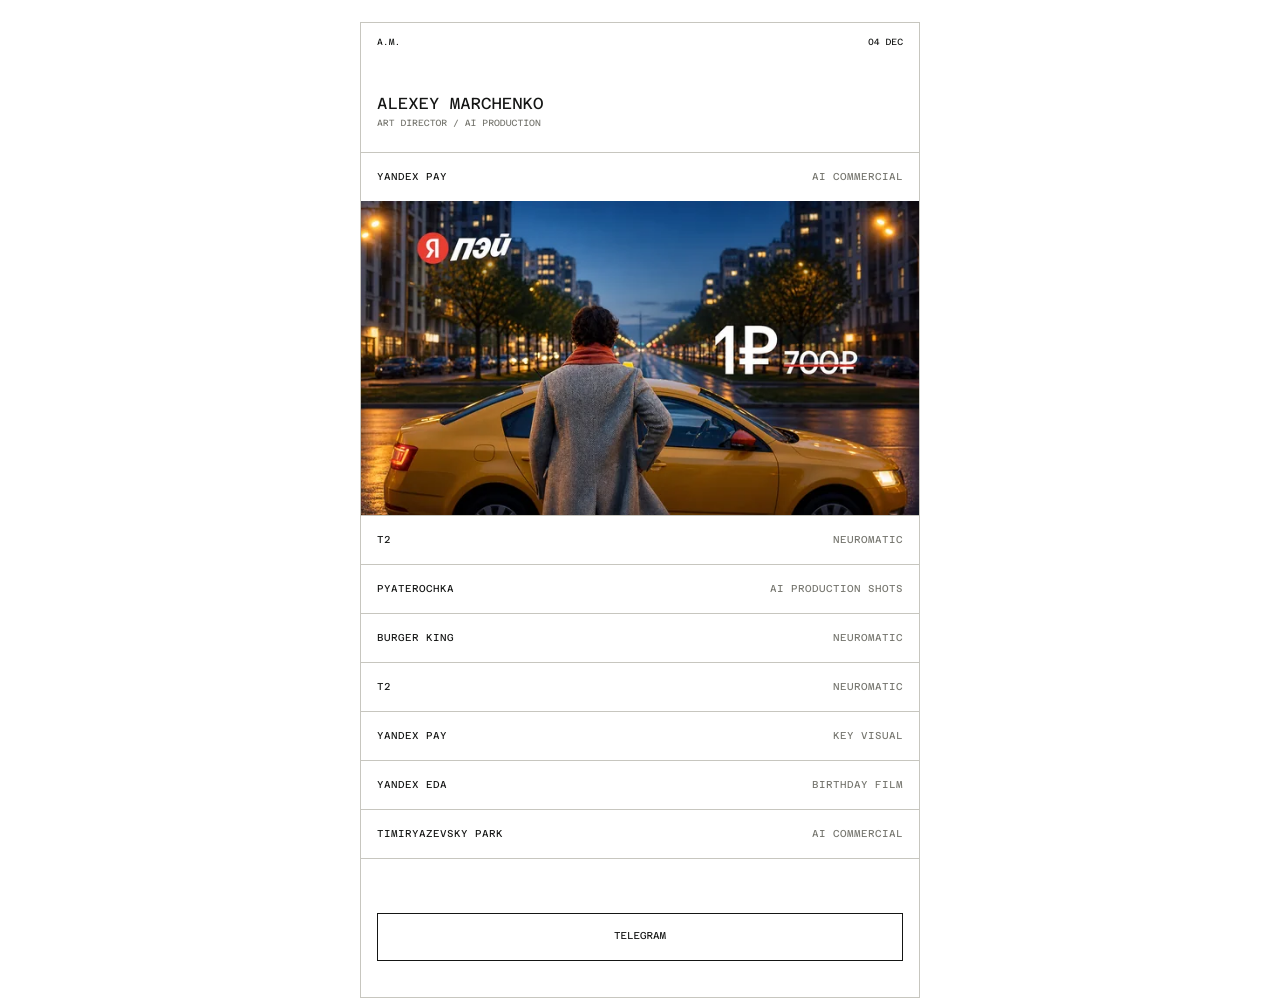
<file: index.html>
<!doctype html>
<html lang="en">
  <head>
    <meta charset="utf-8" />
    <meta name="viewport" content="width=device-width, initial-scale=1, viewport-fit=cover" />
    <meta name="description" content="Selected work by Alexey Marchenko, Art Director and AI Production specialist." />
    <meta name="theme-color" content="#ffffff" />
    <meta name="color-scheme" content="only light" />
    <meta name="referrer" content="strict-origin-when-cross-origin" />
    <meta name="robots" content="index, follow, max-image-preview:large" />
    <meta name="format-detection" content="telephone=no" />
    <meta
      http-equiv="Content-Security-Policy"
      content="default-src 'self'; script-src 'self'; style-src 'self'; font-src 'self'; img-src 'self' data:; media-src 'self'; connect-src 'self'; worker-src 'self'; frame-src 'none'; object-src 'none'; base-uri 'self'; form-action 'none'; upgrade-insecure-requests"
    />

    <meta property="og:type" content="website" />
    <meta property="og:title" content="Alexey Marchenko - Art Director / AI Production" />
    <meta property="og:description" content="Selected work in art direction and AI production." />
    <meta property="og:url" content="https://leshamarchenko.github.io/" />
    <meta property="og:image" content="https://leshamarchenko.github.io/assets/posters/optimized/yapay-1280.jpg" />
    <meta property="og:image:width" content="1280" />
    <meta property="og:image:height" content="720" />
    <meta name="twitter:card" content="summary_large_image" />

    <title>Alexey Marchenko - Art Director / AI Production</title>
    <link rel="canonical" href="https://leshamarchenko.github.io/" />
    <link rel="icon" href="./favicon.svg" type="image/svg+xml" />
    <link rel="manifest" href="./manifest.webmanifest" />
    <link rel="preload" href="./assets/fonts/AzeretMono-Regular.ttf" as="font" type="font/ttf" crossorigin />
    <link rel="stylesheet" href="./style.css?v=2" />
  </head>
  <body>
    <main class="index-shell" aria-label="Alexey Marchenko portfolio">
      <header class="topline">
        <span class="logo">A.M.</span>
        <time data-current-date></time>
      </header>

      <section class="identity">
        <h1>ALEXEY MARCHENKO</h1>
        <p>ART DIRECTOR / AI PRODUCTION</p>
      </section>

      <section class="work-index" aria-label="Selected works">
        <article class="project-card is-open">
          <button class="project-row" type="button" aria-expanded="true" aria-controls="project-yapay">
            <span>YANDEX PAY</span><span>AI COMMERCIAL</span>
          </button>
          <div class="project-panel" id="project-yapay">
            <div class="project-panel-inner">
              <button
                class="project-media"
                type="button"
                aria-label="Play Yandex Pay video"
                data-video="./assets/videos/yapay.mp4"
                data-title="YANDEX PAY"
                data-type="AI COMMERCIAL"
                data-description="AI visualisation and animation for Yandex Pay. The project developed the character, locations and scenes around a body-mounted camera perspective."
              >
                <picture>
                  <source
                    type="image/webp"
                    srcset="./assets/posters/optimized/yapay-640.webp 640w, ./assets/posters/optimized/yapay-1280.webp 1280w"
                    sizes="(min-width: 700px) 560px, 100vw"
                  />
                  <img
                    src="./assets/posters/optimized/yapay-1280.jpg"
                    alt="Yandex Pay project still"
                    width="1280"
                    height="720"
                    loading="eager"
                    decoding="async"
                    fetchpriority="high"
                  />
                </picture>
              </button>
            </div>
          </div>
        </article>

        <article class="project-card">
          <button class="project-row" type="button" aria-expanded="false" aria-controls="project-t2-30">
            <span>T2</span><span>NEUROMATIC</span>
          </button>
          <div class="project-panel" id="project-t2-30">
            <div class="project-panel-inner">
              <button
                class="project-media"
                type="button"
                aria-label="Play T2 video"
                data-video="./assets/videos/t2-30.mp4"
                data-title="T2"
                data-type="NEUROMATIC"
                data-description="Neuromatic for the T2 advertising communication."
              >
                <picture>
                  <source
                    type="image/webp"
                    data-srcset="./assets/posters/optimized/t2-30-640.webp 640w, ./assets/posters/optimized/t2-30-1280.webp 1280w"
                    sizes="(min-width: 700px) 560px, 100vw"
                  />
                  <img data-src="./assets/posters/optimized/t2-30-1280.jpg" alt="T2 project still" width="1280" height="720" loading="lazy" decoding="async" />
                </picture>
              </button>
            </div>
          </div>
        </article>

        <article class="project-card">
          <button class="project-row" type="button" aria-expanded="false" aria-controls="project-5ka">
            <span>PYATEROCHKA</span><span>AI PRODUCTION SHOTS</span>
          </button>
          <div class="project-panel" id="project-5ka">
            <div class="project-panel-inner">
              <button
                class="project-media"
                type="button"
                aria-label="Play Pyaterochka video"
                data-video="./assets/videos/5ka-vip.mp4"
                data-title="PYATEROCHKA"
                data-type="AI PRODUCTION SHOTS"
                data-description="AI production shots for a Pyaterochka TV commercial: product visuals, transitions, food motion and the final packshot within the wider production."
              >
                <picture>
                  <source
                    type="image/webp"
                    data-srcset="./assets/posters/optimized/5ka-vip-640.webp 640w, ./assets/posters/optimized/5ka-vip-1280.webp 1280w"
                    sizes="(min-width: 700px) 560px, 100vw"
                  />
                  <img data-src="./assets/posters/optimized/5ka-vip-1280.jpg" alt="Pyaterochka project still" width="1280" height="720" loading="lazy" decoding="async" />
                </picture>
              </button>
            </div>
          </div>
        </article>

        <article class="project-card">
          <button class="project-row" type="button" aria-expanded="false" aria-controls="project-bk">
            <span>BURGER KING</span><span>NEUROMATIC</span>
          </button>
          <div class="project-panel" id="project-bk">
            <div class="project-panel-inner">
              <button
                class="project-media"
                type="button"
                aria-label="Play Burger King video"
                data-video="./assets/videos/bk-test.mp4"
                data-title="BURGER KING"
                data-type="NEUROMATIC"
                data-description="Neuromatic for a Burger King commercial."
              >
                <picture>
                  <source
                    type="image/webp"
                    data-srcset="./assets/posters/optimized/bk-test-640.webp 640w, ./assets/posters/optimized/bk-test-1280.webp 1280w"
                    sizes="(min-width: 700px) 560px, 100vw"
                  />
                  <img data-src="./assets/posters/optimized/bk-test-1280.jpg" alt="Burger King project still" width="1280" height="720" loading="lazy" decoding="async" />
                </picture>
              </button>
            </div>
          </div>
        </article>

        <article class="project-card">
          <button class="project-row" type="button" aria-expanded="false" aria-controls="project-t2-15">
            <span>T2</span><span>NEUROMATIC</span>
          </button>
          <div class="project-panel" id="project-t2-15">
            <div class="project-panel-inner">
              <button
                class="project-media"
                type="button"
                aria-label="Play T2 video"
                data-video="./assets/videos/t2-15.mp4"
                data-title="T2"
                data-type="NEUROMATIC"
                data-description="Neuromatic for the T2 advertising communication."
              >
                <picture>
                  <source
                    type="image/webp"
                    data-srcset="./assets/posters/optimized/t2-15-640.webp 640w, ./assets/posters/optimized/t2-15-1280.webp 1280w"
                    sizes="(min-width: 700px) 560px, 100vw"
                  />
                  <img data-src="./assets/posters/optimized/t2-15-1280.jpg" alt="T2 project still" width="1280" height="720" loading="lazy" decoding="async" />
                </picture>
              </button>
            </div>
          </div>
        </article>

        <article class="project-card">
          <button class="project-row" type="button" aria-expanded="false" aria-controls="project-yandex-kv">
            <span>YANDEX PAY</span><span>KEY VISUAL</span>
          </button>
          <div class="project-panel" id="project-yandex-kv">
            <div class="project-panel-inner">
              <button
                class="project-media"
                type="button"
                aria-label="Play Yandex Pay key visual video"
                data-video="./assets/videos/yandex-stickers-pay.mp4"
                data-title="YANDEX PAY"
                data-type="KEY VISUAL"
                data-description="Key visual for Yandex Pay: the campaign image and visual system."
              >
                <picture>
                  <source
                    type="image/webp"
                    data-srcset="./assets/posters/optimized/yandex-stickers-pay-640.webp 640w, ./assets/posters/optimized/yandex-stickers-pay-1280.webp 1280w"
                    sizes="(min-width: 700px) 560px, 100vw"
                  />
                  <img data-src="./assets/posters/optimized/yandex-stickers-pay-1280.jpg" alt="Yandex Pay key visual still" width="1280" height="720" loading="lazy" decoding="async" />
                </picture>
              </button>
            </div>
          </div>
        </article>

        <article class="project-card">
          <button class="project-row" type="button" aria-expanded="false" aria-controls="project-yandex-food">
            <span>YANDEX EDA</span><span>BIRTHDAY FILM</span>
          </button>
          <div class="project-panel" id="project-yandex-food">
            <div class="project-panel-inner">
              <button
                class="project-media"
                type="button"
                aria-label="Play Yandex Eda video"
                data-video="./assets/videos/yandex-food.mp4"
                data-title="YANDEX EDA"
                data-type="BIRTHDAY FILM"
                data-description="Film made for Yandex Eda's birthday."
              >
                <picture>
                  <source
                    type="image/webp"
                    data-srcset="./assets/posters/optimized/yandex-food-640.webp 640w, ./assets/posters/optimized/yandex-food-1280.webp 1280w"
                    sizes="(min-width: 700px) 560px, 100vw"
                  />
                  <img data-src="./assets/posters/optimized/yandex-food-1280.jpg" alt="Yandex Eda project still" width="1280" height="720" loading="lazy" decoding="async" />
                </picture>
              </button>
            </div>
          </div>
        </article>

        <article class="project-card">
          <button class="project-row" type="button" aria-expanded="false" aria-controls="project-tim-park">
            <span>TIMIRYAZEVSKY PARK</span><span>AI COMMERCIAL</span>
          </button>
          <div class="project-panel" id="project-tim-park">
            <div class="project-panel-inner">
              <button
                class="project-media"
                type="button"
                aria-label="Play Timiryazevsky Park video"
                data-video="./assets/videos/timiryazevsky-park.mp4"
                data-title="TIMIRYAZEVSKY PARK"
                data-type="AI COMMERCIAL"
                data-description="A full AI commercial for the Timiryazevsky Park residential complex."
              >
                <picture>
                  <source
                    type="image/webp"
                    data-srcset="./assets/posters/optimized/timiryazevsky-park-640.webp 640w, ./assets/posters/optimized/timiryazevsky-park-1280.webp 1280w"
                    sizes="(min-width: 700px) 560px, 100vw"
                  />
                  <img data-src="./assets/posters/optimized/timiryazevsky-park-1280.jpg" alt="Timiryazevsky Park project still" width="1280" height="720" loading="lazy" decoding="async" />
                </picture>
              </button>
            </div>
          </div>
        </article>
      </section>

      <a class="telegram" href="https://t.me/leshamarchenko" target="_blank" rel="noopener noreferrer">TELEGRAM</a>
    </main>

    <noscript>
      <p class="noscript-notice">JAVASCRIPT IS DISABLED. <a href="https://t.me/leshamarchenko">OPEN TELEGRAM</a></p>
    </noscript>

    <div
      class="video-modal"
      id="videoModal"
      aria-hidden="true"
      role="dialog"
      aria-modal="true"
      aria-labelledby="modalTitle"
      aria-describedby="modalDescription modalStatus"
      inert
    >
      <button class="modal-close" type="button" aria-label="Close video">CLOSE</button>
      <div class="video-modal-content">
        <video controls playsinline webkit-playsinline preload="metadata"></video>
        <div class="video-details">
          <p id="modalType"></p>
          <h2 id="modalTitle"></h2>
          <p id="modalDescription"></p>
          <p class="video-status" id="modalStatus" aria-live="assertive" hidden></p>
        </div>
      </div>
    </div>

    <script type="module" src="./script.js?v=2"></script>
  </body>
</html>
</file>
<file: style.css>
@font-face {
  font-family: "Azeret Mono";
  src: url("./assets/fonts/AzeretMono-Regular.ttf") format("truetype");
  font-style: normal;
  font-weight: 400;
  font-display: swap;
}

:root {
  --paper: #ffffff;
  --ink: #151615;
  --muted: #76766f;
  --line: #c7c6bf;
  --gutter: 16px;
}

* { box-sizing: border-box; }

html {
  background: var(--paper);
  color-scheme: only light;
  -webkit-text-size-adjust: 100%;
  text-size-adjust: 100%;
}

body {
  min-width: 320px;
  min-height: 100vh;
  min-height: 100svh;
  margin: 0;
  overflow-x: clip;
  background: var(--paper);
  color: var(--ink);
  font-family: "Azeret Mono", "SFMono-Regular", Consolas, monospace;
  -webkit-font-smoothing: antialiased;
  text-rendering: geometricPrecision;
}

button,
a,
video { color: inherit; font: inherit; }

button {
  padding: 0;
  border: 0;
  border-radius: 0;
  background: transparent;
  cursor: pointer;
  -webkit-tap-highlight-color: transparent;
}

a { text-decoration: none; }

.index-shell {
  width: min(100%, 560px);
  min-height: 100vh;
  min-height: 100dvh;
  margin: 0 auto;
  padding: 0 0 18px;
  display: flex;
  flex-direction: column;
}

.topline {
  display: flex;
  align-items: center;
  justify-content: space-between;
  padding-top: max(16px, env(safe-area-inset-top));
  padding-right: max(var(--gutter), env(safe-area-inset-right));
  padding-bottom: 16px;
  padding-left: max(var(--gutter), env(safe-area-inset-left));
  font-size: 9px;
  line-height: 1;
}

.logo { font-size: inherit; }

.identity {
  padding-top: 32px;
  padding-right: max(var(--gutter), env(safe-area-inset-right));
  padding-bottom: 22px;
  padding-left: max(var(--gutter), env(safe-area-inset-left));
}

.identity h1 {
  margin: 0 0 7px;
  font-size: 16px;
  font-weight: 400;
  line-height: 1;
  letter-spacing: 0;
}

.identity p {
  margin: 0;
  color: var(--muted);
  font-size: 9px;
  line-height: 1.25;
}

.work-index { border-top: 1px solid var(--line); }

.project-card { border-bottom: 1px solid var(--line); }

.project-row {
  width: 100%;
  min-height: 48px;
  display: grid;
  align-items: center;
  grid-template-columns: minmax(0, 1fr) minmax(92px, 0.72fr);
  gap: 12px;
  padding-top: 10px;
  padding-right: max(var(--gutter), env(safe-area-inset-right));
  padding-bottom: 10px;
  padding-left: max(var(--gutter), env(safe-area-inset-left));
  font-size: 10px;
  line-height: 1.25;
  text-align: left;
  user-select: none;
  -webkit-user-select: none;
  -webkit-touch-callout: none;
  touch-action: manipulation;
}

.project-row span { overflow-wrap: anywhere; }

.project-row span:last-of-type {
  color: var(--muted);
  text-align: right;
}

.project-panel {
  display: grid;
  grid-template-rows: 0fr;
  visibility: hidden;
  transition: grid-template-rows 180ms ease, visibility 0s linear 180ms;
}

.project-card.is-open .project-panel {
  grid-template-rows: 1fr;
  visibility: visible;
  transition-delay: 0s;
}

.project-panel-inner { min-height: 0; overflow: hidden; }

.project-media {
  position: relative;
  display: block;
  width: 100%;
  aspect-ratio: 16 / 9;
  overflow: hidden;
  background: #f3f3f0;
  user-select: none;
  -webkit-user-select: none;
  -webkit-touch-callout: none;
  touch-action: manipulation;
}

.project-media picture { display: block; width: 100%; height: 100%; }

.project-media img {
  width: 100%;
  height: 100%;
  display: block;
  object-fit: cover;
  pointer-events: none;
}

.project-media.is-media-unavailable::after {
  position: absolute;
  inset: 0;
  display: grid;
  place-items: center;
  background: #ecece8;
  color: var(--muted);
  content: "MEDIA UNAVAILABLE";
  font-size: 8px;
}

.project-media.is-media-unavailable img { display: none; }

.telegram {
  min-height: 48px;
  display: grid;
  margin-right: max(var(--gutter), env(safe-area-inset-right));
  margin-bottom: max(18px, env(safe-area-inset-bottom));
  margin-left: max(var(--gutter), env(safe-area-inset-left));
  margin-top: 54px;
  place-items: center;
  border: 1px solid var(--ink);
  color: var(--ink);
  font-size: 10px;
  line-height: 1;
  -webkit-tap-highlight-color: transparent;
  touch-action: manipulation;
}

.project-row:focus-visible,
.project-media:focus-visible,
.telegram:focus-visible,
.modal-close:focus-visible {
  outline: 2px solid var(--ink);
  outline-offset: -3px;
}

.modal-close:focus-visible { outline-color: var(--paper); }

@media (hover: hover) {
  .project-media:hover img { filter: brightness(0.92); }
  .project-row:hover { background: #f5f5f2; }
  .telegram:hover { background: var(--ink); color: var(--paper); }
}

.video-modal {
  position: fixed;
  inset: 0;
  z-index: 10;
  overflow-y: auto;
  padding: max(18px, env(safe-area-inset-top)) 18px max(18px, env(safe-area-inset-bottom));
  background: rgba(21, 22, 21, 0.96);
  opacity: 0;
  visibility: hidden;
  pointer-events: none;
  overscroll-behavior: contain;
  transition: opacity 160ms ease, visibility 0s linear 160ms;
}

.video-modal.is-open {
  opacity: 1;
  visibility: visible;
  pointer-events: auto;
  transition-delay: 0s;
}

.video-modal-content {
  width: min(100%, 960px);
  margin: max(52px, env(safe-area-inset-top)) auto 0;
  background: var(--paper);
}

.video-modal video {
  width: 100%;
  max-height: min(66dvh, 680px);
  aspect-ratio: 16 / 9;
  display: block;
  background: #000;
  object-fit: contain;
}

.video-details { padding: 16px; border-top: 1px solid var(--line); }
.video-details p { margin: 0; color: var(--muted); font-size: 10px; line-height: 1.5; }
.video-details p:first-child { margin-bottom: 8px; color: var(--ink); }
.video-details h2 { margin: 0 0 10px; font-size: 15px; font-weight: 400; line-height: 1.1; }
.video-details .video-status { margin-top: 12px; color: var(--ink); }

.modal-close {
  position: fixed;
  top: max(12px, env(safe-area-inset-top));
  right: max(12px, env(safe-area-inset-right));
  z-index: 11;
  min-width: 44px;
  min-height: 44px;
  padding: 0 12px;
  border: 1px solid var(--paper);
  background: transparent;
  color: var(--paper);
  font-size: 9px;
}

.noscript-notice {
  position: fixed;
  right: var(--gutter);
  bottom: max(18px, env(safe-area-inset-bottom));
  left: var(--gutter);
  margin: 0;
  padding: 12px;
  border: 1px solid var(--ink);
  background: var(--paper);
  color: var(--ink);
  font-size: 10px;
  line-height: 1.5;
}

.noscript-notice a { text-decoration: underline; }

body.is-video-open { overflow: hidden; }

@media (min-width: 700px) {
  .index-shell { margin-top: 22px; border: 1px solid var(--line); }
}

@media (max-width: 359px) {
  .project-row {
    grid-template-columns: minmax(0, 1fr) minmax(88px, 0.78fr);
    gap: 8px;
    font-size: 9px;
  }
}

@media (max-height: 520px) and (orientation: landscape) {
  .video-modal-content { margin-top: 40px; }
  .video-modal video { max-height: 64dvh; }
}

@media (prefers-reduced-motion: reduce) {
  .project-panel,
  .video-modal { transition: none; }
}
</file>
